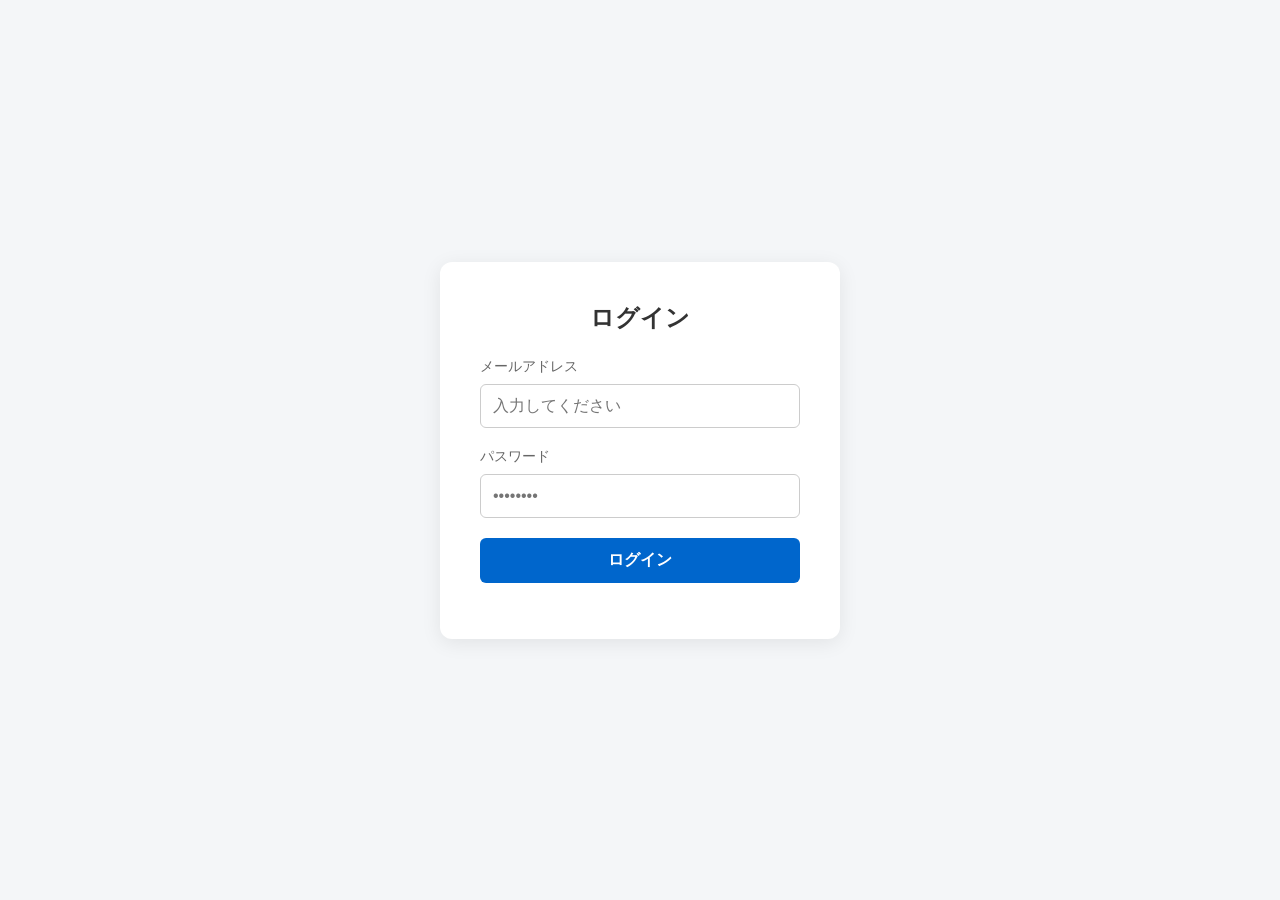
<file: login/index.html>
<!DOCTYPE html>
<html lang="ja">
<head>
  <meta charset="UTF-8">
  <meta name="viewport" content="width=device-width, initial-scale=1.0">
  <title>ログイン</title>
  <link rel="stylesheet" href="style.css">
</head>
<body>
  <div class="login-container">
    <h2>ログイン</h2>
    <form id="loginForm">
      <div class="input-group">
        <label for="username">メールアドレス</label>
        <input type="text" id="username" required placeholder="入力してください">
      </div>
      
      <div class="input-group">
        <label for="password">パスワード</label>
        <input type="password" id="password" required placeholder="••••••••">
      </div>

      <button type="submit" class="btn-submit">ログイン</button>
    </form>
    <div id="message" class="message"></div>
  </div>

  <script src="script.js"></script>
</body>
</html>
</file>
<file: login/style.css>
* {
  box-sizing: border-box;
  margin: 0;
  padding: 0;
  font-family: 'Helvetica Neue', Arial, sans-serif;
}

body {
  background-color: #f4f6f8;
  display: flex;
  justify-content: center;
  align-items: center;
  min-height: 100vh;
}

.login-container {
  background-color: #ffffff;
  padding: 40px;
  border-radius: 12px;
  box-shadow: 0 4px 20px rgba(0, 0, 0, 0.08);
  width: 100%;
  max-width: 400px;
}

h2 {
  text-align: center;
  margin-bottom: 24px;
  color: #333333;
}

.input-group {
  margin-bottom: 20px;
}

.input-group label {
  display: block;
  margin-bottom: 8px;
  font-size: 14px;
  color: #666666;
}

.input-group input {
  width: 100%;
  padding: 12px;
  border: 1px solid #cccccc;
  border-radius: 6px;
  font-size: 16px;
  transition: border-color 0.2s;
}

.input-group input:focus {
  outline: none;
  border-color: #0066cc;
}

.btn-submit {
  width: 100%;
  padding: 12px;
  background-color: #0066cc;
  color: #ffffff;
  border: none;
  border-radius: 6px;
  font-size: 16px;
  font-weight: bold;
  cursor: pointer;
  transition: background-color 0.2s;
}

.btn-submit:hover {
  background-color: #0052a3;
}

.message {
  margin-top: 16px;
  text-align: center;
  font-size: 14px;
}
</file>
